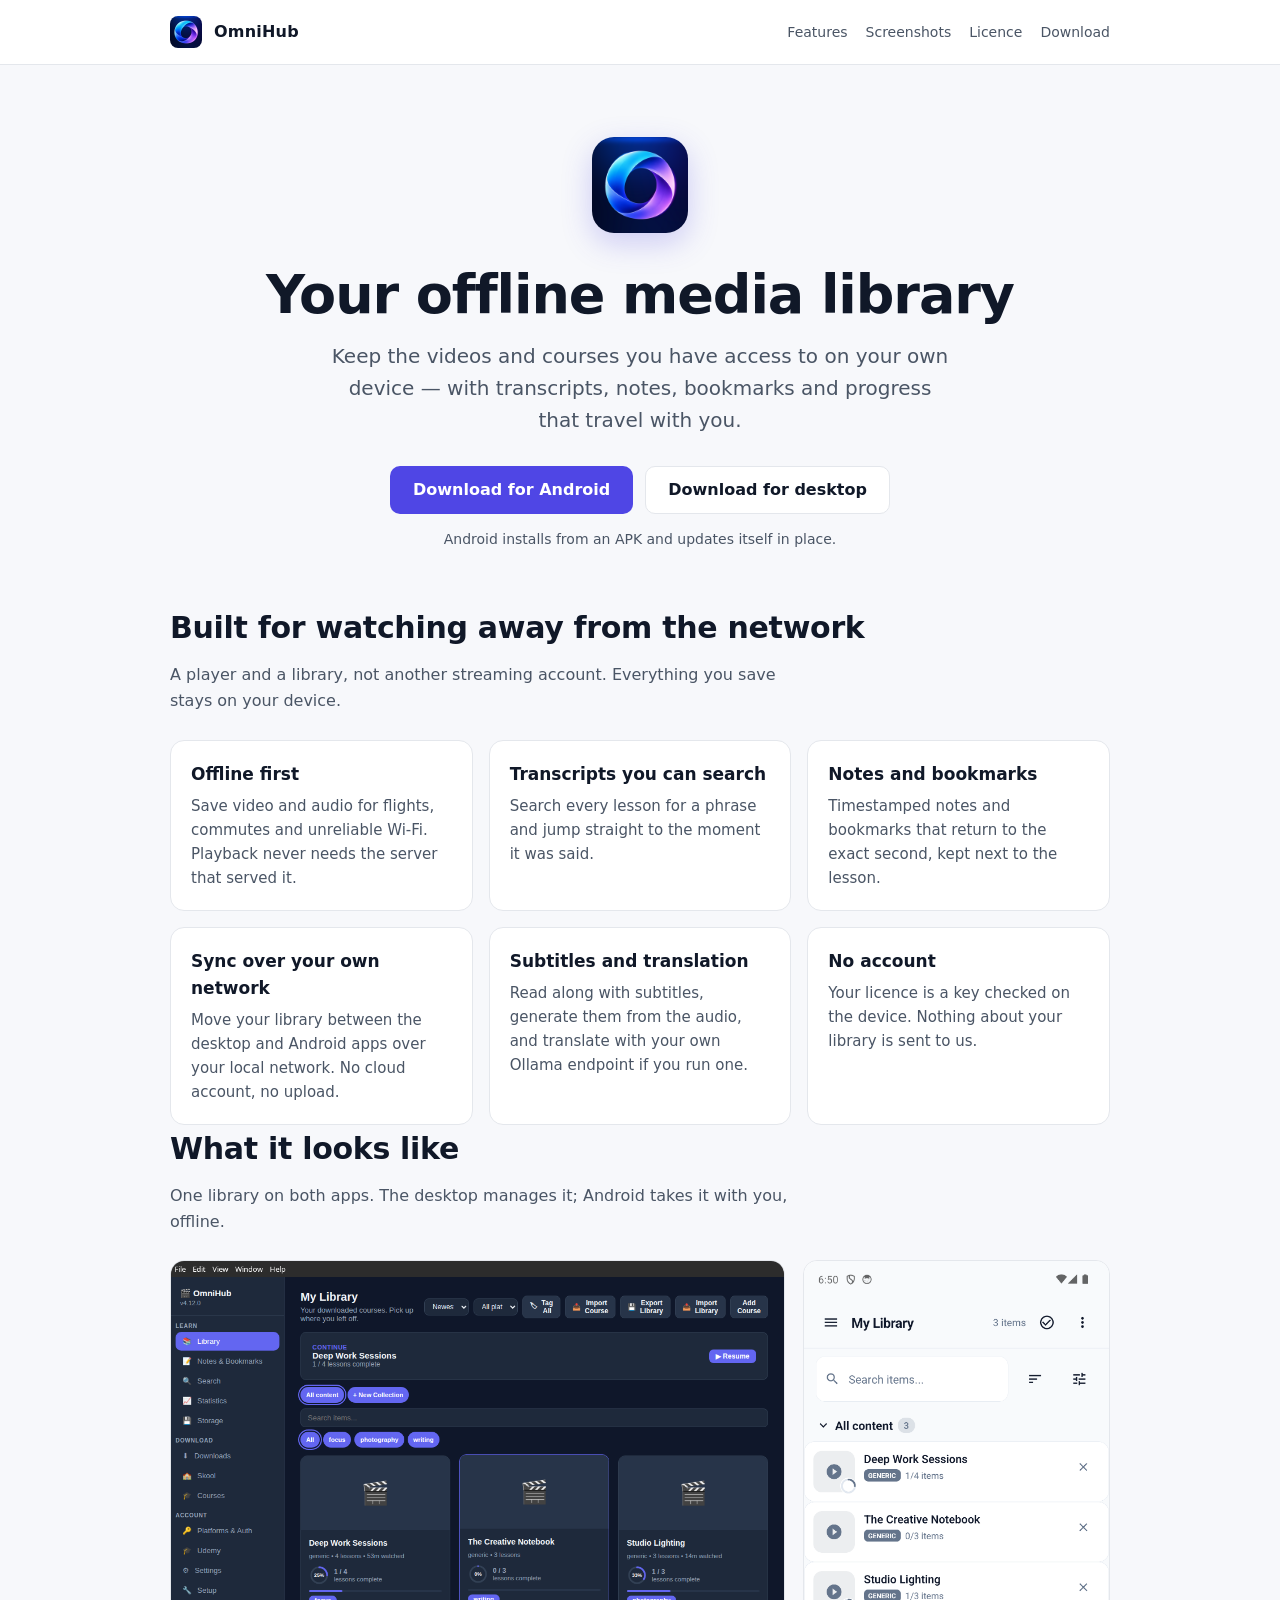
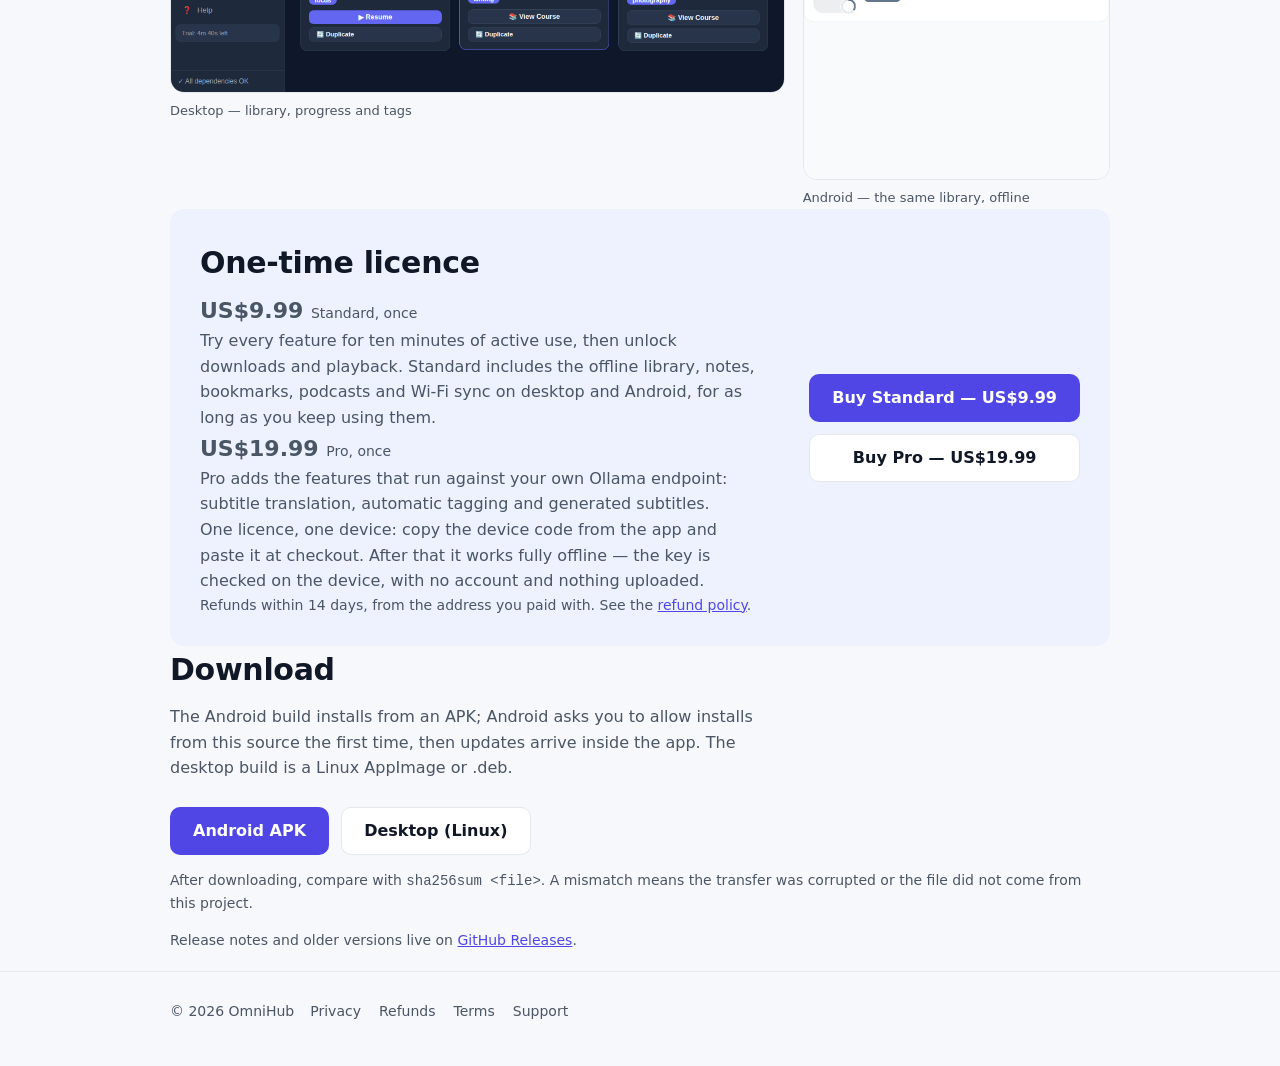
<file: docs/index.html>
<!doctype html>
<html lang="en">
  <head>
    <meta charset="utf-8" />
    <meta name="viewport" content="width=device-width, initial-scale=1" />
    <title>OmniHub — your offline media library</title>
    <meta
      name="description"
      content="Keep the videos and courses you have access to on your own device, with transcripts, notes, bookmarks and progress that travel with you."
    />
    <meta property="og:type" content="website" />
    <meta property="og:title" content="OmniHub — your offline media library" />
    <meta
      property="og:description"
      content="Keep the videos and courses you have access to on your own device, with transcripts, notes, bookmarks and progress that travel with you."
    />
    <meta property="og:url" content="https://omnihub.siamcreations.app/" />
    <meta
      property="og:image"
      content="https://omnihub.siamcreations.app/og.png"
    />
    <meta name="twitter:card" content="summary_large_image" />
    <link rel="icon" href="icon.png" />
    <link rel="stylesheet" href="styles.css" />
  </head>
  <body>
    <header class="site">
      <div class="wrap">
        <img src="icon.png" alt="" />
        <span class="name">OmniHub</span>
        <nav aria-label="Main">
          <a href="#features">Features</a>
          <a href="#screens">Screenshots</a>
          <a href="#licence">Licence</a>
          <a href="#download">Download</a>
        </nav>
      </div>
    </header>

    <main>
      <section class="hero wrap">
        <img class="logo" src="icon.png" alt="OmniHub icon" />
        <h1>Your offline media library</h1>
        <p class="lede">
          Keep the videos and courses you have access to on your own device —
          with transcripts, notes, bookmarks and progress that travel with you.
        </p>
        <div class="actions">
          <a
            class="button primary"
            id="android-download"
            href="https://github.com/pnoch/omnihub-releases/releases/tag/android-latest"
            >Download for Android</a
          >
          <a
            class="button secondary"
            href="https://github.com/pnoch/omnihub-releases/releases/latest"
            >Download for desktop</a
          >
        </div>
        <p class="muted" id="android-version">
          Android installs from an APK and updates itself in place.
        </p>
      </section>

      <section class="wrap" id="features">
        <h2>Built for watching away from the network</h2>
        <p class="section-lede">
          A player and a library, not another streaming account. Everything you
          save stays on your device.
        </p>
        <div class="grid">
          <article class="card">
            <h3>Offline first</h3>
            <p>
              Save video and audio for flights, commutes and unreliable Wi-Fi.
              Playback never needs the server that served it.
            </p>
          </article>
          <article class="card">
            <h3>Transcripts you can search</h3>
            <p>
              Search every lesson for a phrase and jump straight to the moment
              it was said.
            </p>
          </article>
          <article class="card">
            <h3>Notes and bookmarks</h3>
            <p>
              Timestamped notes and bookmarks that return to the exact second,
              kept next to the lesson.
            </p>
          </article>
          <article class="card">
            <h3>Sync over your own network</h3>
            <p>
              Move your library between the desktop and Android apps over your
              local network. No cloud account, no upload.
            </p>
          </article>
          <article class="card">
            <h3>Subtitles and translation</h3>
            <p>
              Read along with subtitles, generate them from the audio, and
              translate with your own Ollama endpoint if you run one.
            </p>
          </article>
          <article class="card">
            <h3>No account</h3>
            <p>
              Your licence is a key checked on the device. Nothing about your
              library is sent to us.
            </p>
          </article>
        </div>
      </section>

      <section class="wrap" id="screens">
        <h2>What it looks like</h2>
        <p class="section-lede">
          One library on both apps. The desktop manages it; Android takes it
          with you, offline.
        </p>
        <div class="shots">
          <figure class="wide">
            <img
              src="screenshots/desktop.png"
              alt="OmniHub desktop library showing courses, progress rings and tags"
              loading="lazy"
            />
            <figcaption>Desktop — library, progress and tags</figcaption>
          </figure>
          <figure class="phone">
            <img
              src="screenshots/android-library.png"
              alt="OmniHub on Android showing the same courses with progress"
              loading="lazy"
            />
            <figcaption>Android — the same library, offline</figcaption>
          </figure>
        </div>
      </section>

      <section class="wrap" id="licence">
        <div class="licence">
          <div>
            <h2>One-time licence</h2>
            <p class="price">
              US$9.99 <span class="muted">Standard, once</span>
            </p>
            <p>
              Try every feature for ten minutes of active use, then unlock
              downloads and playback. Standard includes the offline library,
              notes, bookmarks, podcasts and Wi-Fi sync on desktop and Android,
              for as long as you keep using them.
            </p>
            <p class="price">US$19.99 <span class="muted">Pro, once</span></p>
            <p>
              Pro adds the features that run against your own Ollama endpoint:
              subtitle translation, automatic tagging and generated subtitles.
            </p>
            <p>
              One licence, one device: copy the device code from the app and
              paste it at checkout. After that it works fully offline — the key
              is checked on the device, with no account and nothing uploaded.
            </p>
            <p class="muted">
              Refunds within 14 days, from the address you paid with. See the
              <a href="https://siamcreations.app/refunds/">refund policy</a>.
            </p>
          </div>
          <div class="actions">
            <a class="button primary" id="buy-standard" href="#" hidden
              >Buy Standard — US$9.99</a
            >
            <a class="button secondary" id="buy-pro" href="#" hidden
              >Buy Pro — US$19.99</a
            >
            <span class="muted" id="buy-soon">Checkout is opening soon.</span>
          </div>
        </div>
      </section>

      <section class="wrap" id="download">
        <h2>Download</h2>
        <p class="section-lede">
          The Android build installs from an APK; Android asks you to allow
          installs from this source the first time, then updates arrive inside
          the app. The desktop build is a Linux AppImage or .deb.
        </p>
        <div class="actions" style="justify-content: flex-start">
          <a
            class="button primary"
            id="android-download-2"
            href="https://github.com/pnoch/omnihub-releases/releases/tag/android-latest"
            >Android APK</a
          >
          <a
            class="button secondary"
            href="https://github.com/pnoch/omnihub-releases/releases/latest"
            >Desktop (Linux)</a
          >
        </div>
        <p class="hash-line" id="android-hash" hidden>
          Android APK SHA-256
          <code id="android-hash-value"></code>
        </p>
        <p class="hash-line" id="android-signed" hidden>
          <strong id="android-signed-text"></strong>
        </p>
        <p class="hash-line" id="desktop-hash" hidden>
          Desktop AppImage SHA-256
          <code id="desktop-hash-value"></code>
        </p>
        <p class="muted">
          After downloading, compare with
          <code>sha256sum &lt;file&gt;</code>. A mismatch means the transfer was
          corrupted or the file did not come from this project.
        </p>
        <p class="muted">
          Release notes and older versions live on
          <a href="https://github.com/pnoch/omnihub-releases/releases"
            >GitHub Releases</a
          >.
        </p>
      </section>
    </main>

    <footer class="site">
      <div class="wrap">
        <span>© <span id="year">2026</span> OmniHub</span>
        <nav aria-label="Legal">
          <a href="https://siamcreations.app/privacy/">Privacy</a>
          <a href="https://siamcreations.app/refunds/">Refunds</a>
          <a href="https://siamcreations.app/terms/">Terms</a>
          <a href="mailto:support@siamcreations.app">Support</a>
        </nav>
      </div>
    </footer>

    <script src="https://cdn.paddle.com/paddle/v2/paddle.js"></script>
    <script>
      // Paddle live. The client token is a *client-side* token: public by
      // design, and it belongs in the page. The API key never appears here.
      const PADDLE_CLIENT_TOKEN = "live_b196e2ba710b930d6958e7e965c";
      const PADDLE_PRICE_STANDARD = "pri_01m7knq6x95m3g07vkq6m7jgtp";
      const PADDLE_PRICE_PRO = "pri_01m7knq8g3nz5x0tp04qxcgd8t";

      // Paddle loads a live checkout only on an approved domain, and
      // `omnihub.siamcreations.app` is still in review, so the buttons stay
      // hidden: a buy button that opens a checkout which cannot load is worse
      // than "opening soon". Flip to true once the domain is approved.
      const CHECKOUT_READY = true;

      // The release-asset manifest has no CORS headers, so the page asks the
      // GitHub API (which does) for the asset instead of fetching the JSON.
      const ANDROID_RELEASE =
        "https://api.github.com/repos/pnoch/omnihub-releases/releases/tags/android-latest";
      const DESKTOP_RELEASE =
        "https://api.github.com/repos/pnoch/omnihub-releases/releases/latest";

      document.getElementById("year").textContent = String(
        new Date().getFullYear(),
      );

      // A hosted checkout link arrives as ?_ptxn=txn_… and names one exact
      // transaction, so it opens even where the plan buttons stay hidden.
      // Without this the default payment link from the Paddle dashboard led
      // to a page that never initialised Paddle.
      const transactionId = new URLSearchParams(location.search).get("_ptxn");

      let paddle = null;
      if (
        (CHECKOUT_READY || transactionId) &&
        PADDLE_CLIENT_TOKEN &&
        window.Paddle
      ) {
        try {
          window.Paddle.Initialize({ token: PADDLE_CLIENT_TOKEN });
          paddle = window.Paddle;
        } catch (error) {
          console.error("[Paddle] initialization failed", error);
        }
      }

      // Checkout has to carry the buyer's device code, and only /buy collects
      // it. Opening a Paddle overlay here would take money for a sale that
      // fulfilment must refuse, so the buttons hand over to that page.
      function wireCheckout(id) {
        const button = document.getElementById(id);
        if (!button) return false;
        button.hidden = false;
        button.addEventListener("click", (event) => {
          event.preventDefault();
          location.href = "https://omnihub.siamcreations.app/buy";
        });
        return true;
      }

      const standardCheckout = wireCheckout("buy-standard");
      const proCheckout = wireCheckout("buy-pro");
      if (standardCheckout || proCheckout) {
        document.getElementById("buy-soon").hidden = true;
      }

      // A transaction created from the default payment link carries no device
      // code, so paying it could never produce a key. Send the buyer to the
      // page that collects one instead of opening a dead-end checkout.
      if (transactionId) {
        const notice = document.createElement("p");
        notice.className = "muted";
        notice.textContent =
          "This payment link is missing your device code. Choose a plan here and we will ask for it before checkout.";
        document.getElementById("buy-soon").replaceWith(notice);
      }

      /**
       * GitHub reports `sha256:` per asset. Showing it lets a buyer confirm the
       * bytes they received are the ones this page advertises — a corrupted
       * download or a swapped mirror is then visible instead of trusted.
       */
      /**
       * GitHub's digest proves GitHub agrees with itself. This one is signed
       * with the Siamcreations release key, so it can be checked against a key
       * this project publishes rather than the host that served the file.
       *
       * The signature travels in the release body because release assets carry
       * no CORS header and the page cannot read the manifest.
       */
      const RELEASE_KEY =
        "daQHPiODzoye-IjRqLDLJf-PiYyL1CZgyryc98KGAKQ";

      function signedBlock(body) {
        const match =
          /<!-- omnihub-release-signature -->([\s\S]*?)<!-- \/omnihub-release-signature -->/.exec(
            body || "",
          );
        if (!match) return null;
        const field = (name) =>
          new RegExp(`^${name}:\\s*(\\S+)$`, "m").exec(match[1])?.[1] ?? null;
        const file = field("APK");
        const sha = field("SHA-256");
        const sig = field("Ed25519");
        return file && sha && sig ? { file, sha, sig } : null;
      }

      async function showSignature(apk) {
        const block = signedBlock(apk.releaseBody);
        if (!block || block.file !== apk.name) return;
        const line = document.getElementById("android-signed");
        const text = document.getElementById("android-signed-text");
        const decode = (value) =>
          Uint8Array.from(atob(value.replace(/-/g, "+").replace(/_/g, "/")), (c) =>
            c.charCodeAt(0),
          );
        let key;
        try {
          key = await crypto.subtle.importKey(
            "raw",
            decode(RELEASE_KEY),
            { name: "Ed25519" },
            false,
            ["verify"],
          );
        } catch {
          // No Ed25519 in this browser. Say so rather than implying a check ran.
          text.textContent =
            "This browser cannot verify the release signature; compare the SHA-256 above.";
          line.hidden = false;
          return;
        }
        let verified = false;
        try {
          verified = await crypto.subtle.verify(
            { name: "Ed25519" },
            key,
            decode(block.sig),
            new TextEncoder().encode(`omnihub-apk|${block.file}|${block.sha}`),
          );
        } catch {
          verified = false;
        }
        // A valid signature over different bytes is an attack, not a limitation.
        text.textContent = verified
          ? "Signature verified against the Siamcreations release key."
          : "Signed, but the signature does not match this download. Do not install it.";
        line.hidden = false;
      }

      function showDigest(digest, lineId, valueId) {
        const match = /^sha256:([0-9a-f]{64})$/i.exec(digest || "");
        if (!match) return;
        document.getElementById(valueId).textContent = match[1];
        document.getElementById(lineId).hidden = false;
      }

      fetch(DESKTOP_RELEASE, {
        headers: { Accept: "application/vnd.github+json" },
      })
        .then((response) => (response.ok ? response.json() : null))
        .then((release) => {
          const appimage = release?.assets?.find((asset) =>
            asset.name.endsWith(".AppImage"),
          );
          if (appimage) {
            showDigest(appimage.digest, "desktop-hash", "desktop-hash-value");
          }
        })
        .catch(() => {});

      fetch(ANDROID_RELEASE, {
        headers: { Accept: "application/vnd.github+json" },
      })
        .then((response) => (response.ok ? response.json() : null))
        .then((release) => {
          const apk = release?.assets?.find((asset) =>
            asset.name.endsWith(".apk"),
          );
          if (!apk || !apk.browser_download_url) return;
          for (const id of ["android-download", "android-download-2"]) {
            document.getElementById(id).href = apk.browser_download_url;
          }
          const version = /OmniHub-(\d+\.\d+\.\d+)/.exec(apk.name);
          const size = apk.size
            ? ` · ${Math.round(apk.size / 1048576)} MB`
            : "";
          document.getElementById("android-version").textContent =
            `${version ? `Version ${version[1]}` : "Latest build"}${size}. ` +
            "Android installs from an APK and updates itself in place.";
          showDigest(apk.digest, "android-hash", "android-hash-value");
          showSignature({ ...apk, releaseBody: release.body });
        })
        .catch(() => {
          // The release-page links still work without the API.
        });
    </script>
  </body>
</html>
</file>
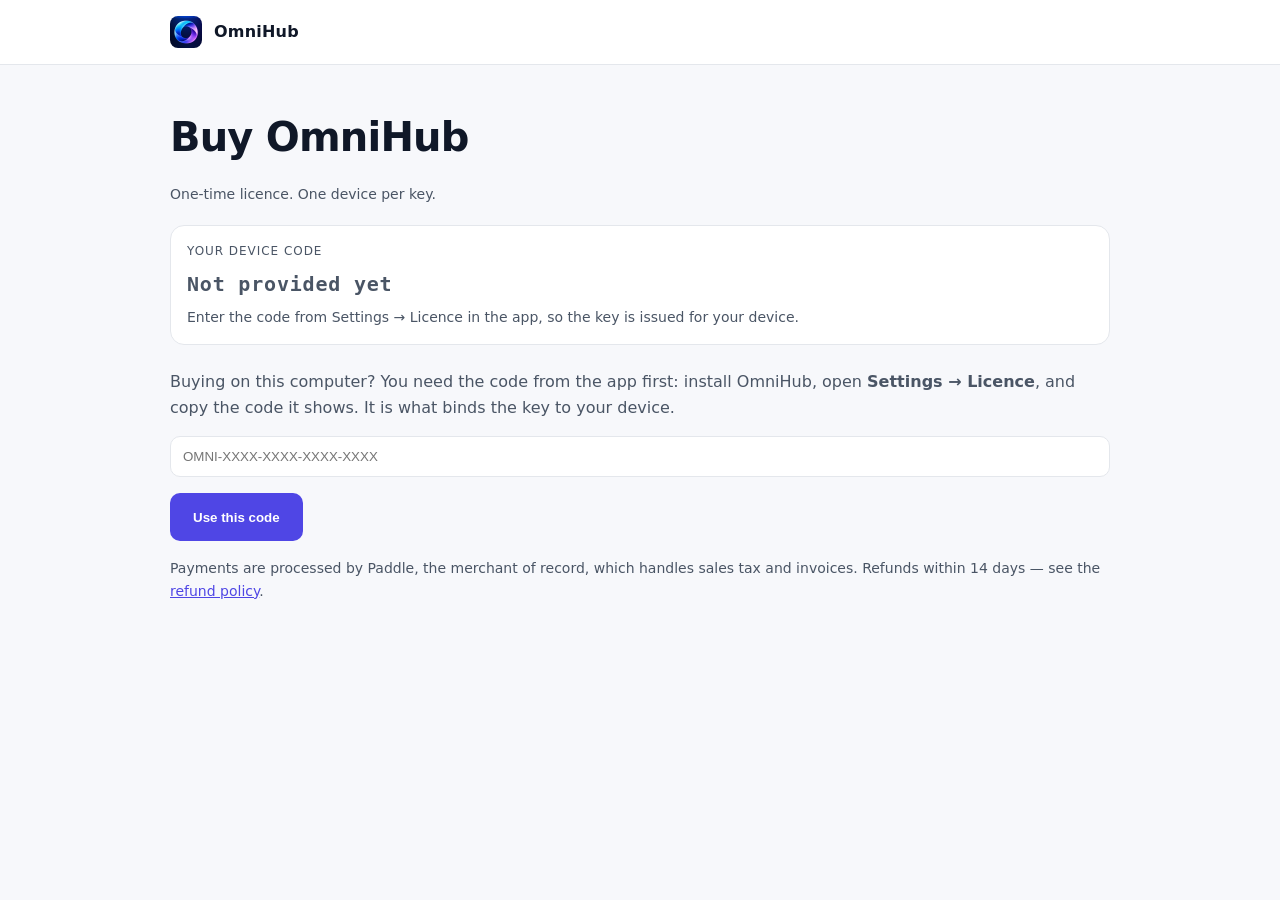
<file: docs/buy/index.html>
<!doctype html>
<html lang="en">
  <head>
    <meta charset="utf-8" />
    <meta name="viewport" content="width=device-width, initial-scale=1" />
    <title>Buy OmniHub — one licence, one device</title>
    <meta name="robots" content="noindex" />
    <link rel="icon" href="../icon.png" />
    <link rel="stylesheet" href="../styles.css" />
  </head>
  <body>
    <header class="site">
      <div class="wrap">
        <img src="../icon.png" alt="" />
        <span class="name"><a href="../">OmniHub</a></span>
      </div>
    </header>

    <main class="legal wrap">
      <h1>Buy OmniHub</h1>
      <p class="updated">One-time licence. One device per key.</p>

      <div class="device-card">
        <p class="device-label">Your device code</p>
        <p class="device-code" id="device-code">—</p>
        <p class="muted" id="device-hint" style="margin: 6px 0 0">
          This came from the app. The key is issued for this device, so it
          cannot be used anywhere else.
        </p>
      </div>

      <div id="collect" hidden>
        <p>
          Buying on this computer? You need the code from the app first: install
          OmniHub, open <strong>Settings → Licence</strong>, and copy the code
          it shows. It is what binds the key to your device.
        </p>
        <input
          id="code-input"
          type="text"
          autocomplete="off"
          placeholder="OMNI-XXXX-XXXX-XXXX-XXXX"
          style="
            width: 100%;
            padding: 12px;
            border-radius: 10px;
            border: 1px solid #e4e7ec;
          "
        />
        <p>
          <button class="button primary" id="use-code" type="button">
            Use this code
          </button>
        </p>
      </div>

      <div id="plans">
        <button class="plan-button" data-plan="standard" type="button">
          <span class="plan-name">Standard</span>
          <span class="plan-price">US$9.99</span>
          <span class="plan-note">One-time · one device</span>
        </button>
        <button class="plan-button" data-plan="pro" type="button">
          <span class="plan-name">Pro</span>
          <span class="plan-price">US$19.99</span>
          <span class="plan-note"
            >Standard, plus translation and auto-tagging</span
          >
        </button>
        <p class="muted">
          Your key is emailed to the address you use at checkout, usually within
          a minute of payment. If it has not arrived after a few minutes, check
          your spam folder, then reply to the Paddle receipt and we will sort it
          out.
        </p>
      </div>

      <p class="muted" id="status"></p>

      <p class="muted">
        Payments are processed by Paddle, the merchant of record, which handles
        sales tax and invoices. Refunds within 14 days — see the
        <a href="https://siamcreations.app/refunds/">refund policy</a>.
      </p>
    </main>

    <script src="https://cdn.paddle.com/paddle/v2/paddle.js"></script>
    <script>
      // Client tokens are public by design; the API key never appears here.
      // Sandbox exists so a rehearsal can run with Paddle's test cards: no
      // money moves, and the prices are separate sandbox objects.
      const ENVIRONMENTS = {
        live: {
          clientToken: "live_b196e2ba710b930d6958e7e965c",
          prices: {
            standard: "pri_01m7knq6x95m3g07vkq6m7jgtp",
            pro: "pri_01m7knq8g3nz5x0tp04qxcgd8t",
          },
        },
        sandbox: {
          clientToken: "test_a5a7034cc3ddff4cb977dd7ec63",
          prices: {
            standard: "pri_01m7jmgnk3rga2db8vye733nhx",
            pro: "pri_01m7jmgnwreqdqwpfjaw1e2107",
          },
        },
      };

      const params = new URLSearchParams(location.search);
      // Opt-in only: a buyer cannot reach sandbox by accident, and a test
      // checkout cannot be mistaken for a real purchase.
      const environment = params.get("env") === "sandbox" ? "sandbox" : "live";
      const PADDLE_CLIENT_TOKEN = ENVIRONMENTS[environment].clientToken;
      const PRICES = ENVIRONMENTS[environment].prices;

      if (environment === "sandbox") {
        const banner = document.createElement("p");
        banner.style.cssText =
          "background:#fef3c7;color:#78350f;padding:10px 12px;border-radius:10px;font-weight:600";
        banner.textContent =
          "Test mode: sandbox checkout. No money is taken. Card 5555 5555 5555 4444 (12/30, CVC 123) completes straight away; 4000 0000 0000 3220 works but asks for a 3-D Secure step.";
        document.querySelector("main").prepend(banner);
      }
      const code = (params.get("code") ?? "").trim().toUpperCase();
      const deviceCode = document.getElementById("device-code");
      const status = document.getElementById("status");
      const plans = document.getElementById("plans");

      // Crockford base32, same alphabet and checksum as the app. Checking the
      // checksum here matters: shape alone accepts a typo, and a typo would take
      // the money for a sale no key can be issued for.
      const ALPHABET = "0123456789ABCDEFGHJKMNPQRSTVWXYZ";

      function checksumOk(text) {
        let bits = 0;
        let value = 0;
        const bytes = [];
        for (const char of text.slice(0, 15)) {
          const index = ALPHABET.indexOf(char);
          if (index === -1) return false;
          value = (value << 5) | index;
          bits += 5;
          if (bits >= 8) {
            bits -= 8;
            bytes.push((value >>> bits) & 0xff);
            value &= (1 << bits) - 1;
          }
        }
        if (bytes.length !== 9) return false;
        // Same 5-bit CRC over all nine bytes as the app and the service. This
        // used to mix only the first three bytes, so a typo past the fifth
        // character was accepted — and this page takes the money before the
        // code is ever checked again.
        let crc = 0x1f;
        for (const byte of bytes) {
          for (let bit = 7; bit >= 0; bit -= 1) {
            const top = (crc >> 4) & 1;
            crc = (crc << 1) & 0x1f;
            if (top ^ ((byte >> bit) & 1)) crc ^= 0x05;
          }
        }
        // Older distributed apps still print the legacy checksum.
        const legacy = (bytes[0] ^ bytes[1] ^ bytes[2]) & 31;
        return text[15] === ALPHABET[crc & 31] || text[15] === ALPHABET[legacy];
      }

      function looksValid(code) {
        const shape =
          /^OMNI-[0-9A-HJKMNP-TV-Z]{4}(-[0-9A-HJKMNP-TV-Z]{4}){3}$/.test(code);
        if (!shape) return false;
        return checksumOk(code.replace(/^OMNI-/, "").replace(/-/g, ""));
      }

      if (!code) {
        deviceCode.textContent = "Not provided yet";
        document.getElementById("device-hint").textContent =
          "Enter the code from Settings → Licence in the app, so the key is issued for your device.";
        document.getElementById("collect").hidden = false;
        plans.hidden = true;
        document.getElementById("use-code").addEventListener("click", () => {
          const entered = document.getElementById("code-input").value.trim();
          location.search = `?code=${encodeURIComponent(entered)}`;
        });
      } else {
        deviceCode.textContent = code;
        deviceCode.title = code;
        if (!looksValid(code)) {
          status.textContent =
            "That code does not check out. Copy it again from the app's licence screen — a mistyped code cannot be turned into a key.";
          plans.hidden = true;
        }
      }

      let paddle = null;
      let overlayLoaded = false;
      let openingTimer = null;
      if (looksValid(code) && window.Paddle) {
        try {
          // A test_ token is only accepted once Paddle.js is told which
          // environment it belongs to; without this the overlay renders
          // "Something went wrong" rather than a payment form.
          if (environment === "sandbox") {
            window.Paddle.Environment.set("sandbox");
          }
          window.Paddle.Initialize({
            token: PADDLE_CLIENT_TOKEN,
            // Without this the overlay can fail to appear and the page just
            // sits on "Opening checkout…" forever. Paddle reports why.
            eventCallback: (event) => {
              if (event?.name === "checkout.error") {
                const detail = event.data?.detail || event.data?.message || "";
                status.textContent = detail
                  ? `Checkout could not open: ${detail}. Try another browser.`
                  : "Checkout could not open. Try another browser, or contact support.";
              }
              if (event?.name === "checkout.loaded") {
                overlayLoaded = true;
                clearTimeout(openingTimer);
                status.textContent = "";
              }
            },
          });
          paddle = window.Paddle;
        } catch (error) {
          console.error("[Paddle] initialization failed", error);
        }
      }

      for (const button of document.querySelectorAll("[data-plan]")) {
        button.addEventListener("click", () => {
          if (!paddle) {
            status.textContent = "Checkout is unavailable right now.";
            return;
          }
          const plan = button.getAttribute("data-plan");
          // Re-check here, not only above: taking money for a device code that
          // cannot be turned into a key is the one failure with no recourse.
          if (!looksValid(code)) {
            status.textContent =
              "That code does not check out. Copy it again from the app's licence screen.";
            return;
          }
          status.textContent = "Opening checkout…";
          // Paddle can refuse silently: no error event, no overlay, and the
          // page waits forever. If the overlay has not loaded in fifteen
          // seconds, say so and give the buyer something to do.
          clearTimeout(openingTimer);
          openingTimer = setTimeout(() => {
            if (overlayLoaded) return;
            status.textContent =
              "Checkout did not open. Please try again, or disable any content blocker and reload. " +
              "If it still does not open, email support@siamcreations.app and we will take the payment directly.";
          }, 15000);
          paddle.Checkout.open({
            items: [{ priceId: PRICES[plan], quantity: 1 }],
            // Travels to the webhook, which mints the key for this device.
            customData: { device_code: code },
            settings: {
              variant: "one-page",
              // An https success URL, unlike the custom scheme that Paddle
              // rejected. Without it the buyer is sent to the account's default
              // payment link — now the company site, since other apps sell
              // there too — which is not a thank-you for this purchase.
              successUrl: "https://omnihub.siamcreations.app/purchased",
            },
          });
        });
      }
    </script>
  </body>
</html>
</file>
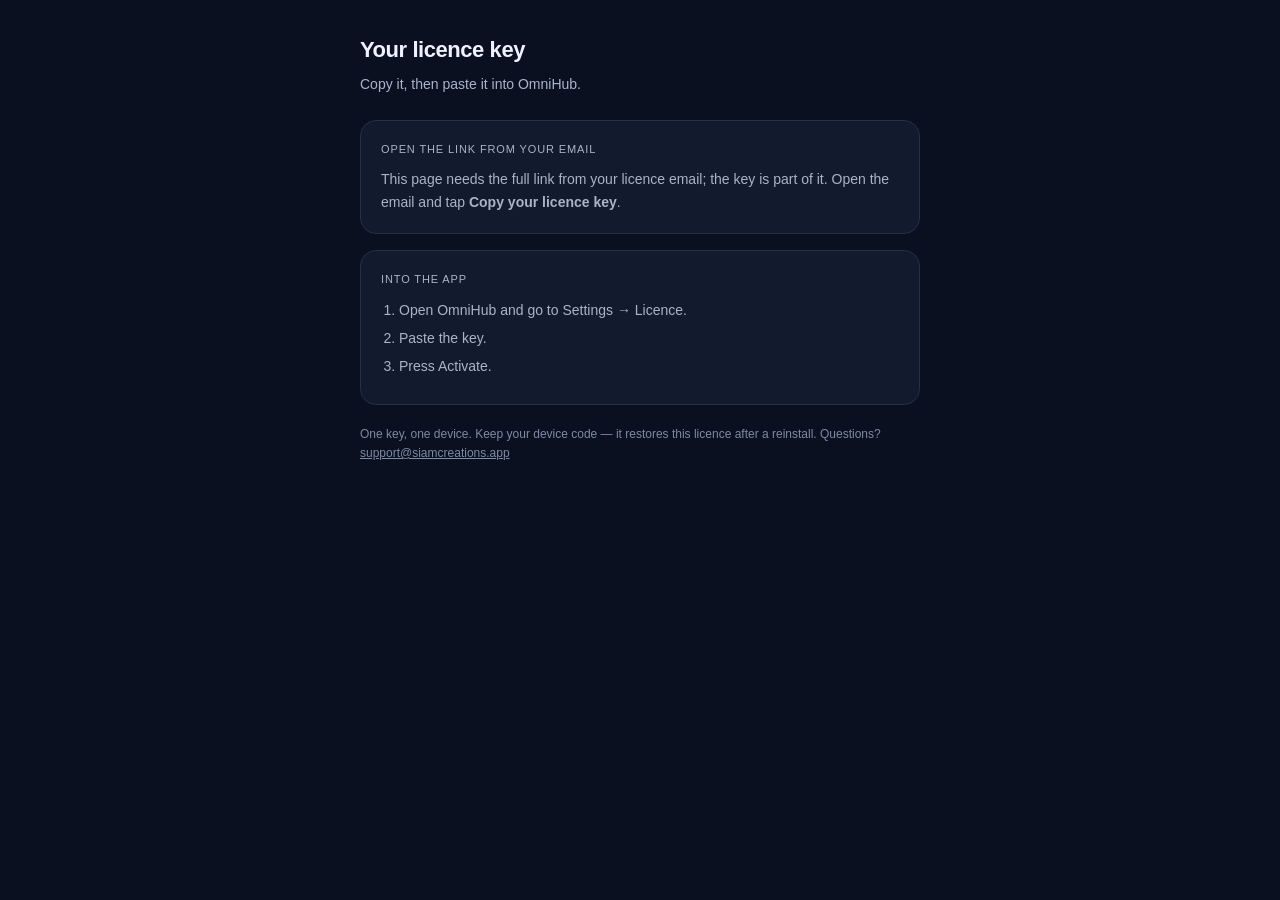
<file: docs/key/index.html>
<!doctype html>
<html lang="en">
  <head>
    <meta charset="utf-8" />
    <meta name="viewport" content="width=device-width, initial-scale=1" />
    <title>Your OmniHub licence key</title>
    <meta name="robots" content="noindex" />
    <link rel="icon" href="../icon.png" />
    <style>
      :root {
        color-scheme: dark;
        --bg: #0b1020;
        --surface: #121a2e;
        --border: #223048;
        --text: #eef2ff;
        --muted: #a9b4c9;
        --primary: #4f46e5;
        --primary-text: #ffffff;
        --accent: #818cf8;
        --ok: #16a34a;
      }
      * {
        box-sizing: border-box;
      }
      body {
        margin: 0;
        min-height: 100vh;
        background: var(--bg);
        color: var(--text);
        font:
          15px/1.6 -apple-system,
          BlinkMacSystemFont,
          "Segoe UI",
          Roboto,
          sans-serif;
        display: flex;
        justify-content: center;
        padding: 32px 16px;
      }
      main {
        width: 100%;
        max-width: 560px;
      }
      h1 {
        font-size: 22px;
        margin: 0 0 6px;
        letter-spacing: -0.02em;
      }
      .sub {
        color: var(--muted);
        margin: 0 0 24px;
        font-size: 14px;
      }
      .card {
        background: var(--surface);
        border: 1px solid var(--border);
        border-radius: 16px;
        padding: 20px;
        margin-bottom: 16px;
      }
      .label {
        color: var(--muted);
        font-size: 11px;
        letter-spacing: 0.08em;
        text-transform: uppercase;
        margin: 0 0 10px;
      }
      #key {
        margin: 0;
        font:
          13px/1.55 "Courier New",
          Courier,
          monospace;
        word-break: break-all;
        color: var(--text);
        user-select: all;
      }
      .row {
        display: flex;
        flex-wrap: wrap;
        gap: 10px;
        margin-top: 18px;
      }
      button,
      a.btn {
        flex: 1 1 auto;
        min-height: 48px;
        display: inline-flex;
        align-items: center;
        justify-content: center;
        gap: 8px;
        border: 0;
        border-radius: 10px;
        font-size: 15px;
        font-weight: 600;
        cursor: pointer;
        text-decoration: none;
        padding: 0 18px;
        font-family: inherit;
      }
      a.primary {
        background: var(--primary);
        color: var(--primary-text);
      }
      #copy {
        background: transparent;
        color: var(--accent);
        border: 1px solid var(--border);
      }
      #copy.done {
        background: var(--ok);
        color: #ffffff;
        border-color: var(--ok);
      }
      .hint {
        color: var(--muted);
        font-size: 13px;
        margin: 14px 0 0;
      }
      .empty {
        display: none;
      }
      .steps {
        color: var(--muted);
        font-size: 14px;
        margin: 0;
        padding-left: 18px;
      }
      .steps li {
        margin-bottom: 6px;
      }
      .foot {
        color: #7c8aa5;
        font-size: 12px;
        margin-top: 20px;
      }
      .foot a {
        color: #7c8aa5;
      }
    </style>
  </head>
  <body>
    <main>
      <h1>Your licence key</h1>
      <p class="sub">Copy it, then paste it into OmniHub.</p>

      <div class="card" id="card" hidden>
        <p class="label">Licence key</p>
        <p id="key"></p>
        <div class="row">
          <a class="btn primary" id="open" href="omnihub://licence"
            >Activate in OmniHub</a
          >
          <button id="copy" type="button">Copy key</button>
        </div>
        <p class="hint" id="status" role="status" aria-live="polite"></p>
      </div>

      <div class="card" id="missing">
        <p class="label">Open the link from your email</p>
        <p class="sub" style="margin: 0">
          This page needs the full link from your licence email; the key is part
          of it. Open the email and tap <strong>Copy your licence key</strong>.
        </p>
      </div>

      <div class="card">
        <p class="label">Into the app</p>
        <ol class="steps">
          <li>Open OmniHub and go to Settings → Licence.</li>
          <li>Paste the key.</li>
          <li>Press Activate.</li>
        </ol>
      </div>

      <p class="foot">
        One key, one device. Keep your device code — it restores this licence
        after a reinstall. Questions?
        <a href="mailto:support@siamcreations.app">support@siamcreations.app</a>
      </p>
    </main>

    <script>
      // The key arrives in the fragment, so it is never sent to this server and
      // never appears in a referrer. `#k=` is stripped off for display.
      const raw = location.hash.startsWith("#k=") ? location.hash.slice(3) : "";
      let key = "";
      try {
        key = decodeURIComponent(raw);
      } catch {
        key = "";
      }

      const card = document.getElementById("card");
      const missing = document.getElementById("missing");
      const keyEl = document.getElementById("key");
      const copy = document.getElementById("copy");
      const status = document.getElementById("status");
      const open = document.getElementById("open");

      if (!key) {
        missing.classList.remove("empty");
      } else {
        card.hidden = false;
        missing.remove();
        keyEl.textContent = key;
        open.href = `omnihub://licence?key=${encodeURIComponent(key)}`;
      }

      async function copyKey() {
        try {
          await navigator.clipboard.writeText(key);
        } catch {
          // Older mobile browsers: select the block so the long-press menu has
          // something to copy.
          const range = document.createRange();
          range.selectNodeContents(keyEl);
          const selection = getSelection();
          selection.removeAllRanges();
          selection.addRange(range);
          document.execCommand && document.execCommand("copy");
        }
        copy.textContent = "Copied";
        copy.classList.add("done");
        status.textContent =
          "Copied. Open OmniHub → Settings → Licence and paste it, or use Activate in OmniHub.";
        setTimeout(() => {
          copy.textContent = "Copy key";
          copy.classList.remove("done");
        }, 2500);
      }

      copy.addEventListener("click", copyKey);
    </script>
  </body>
</html>
</file>
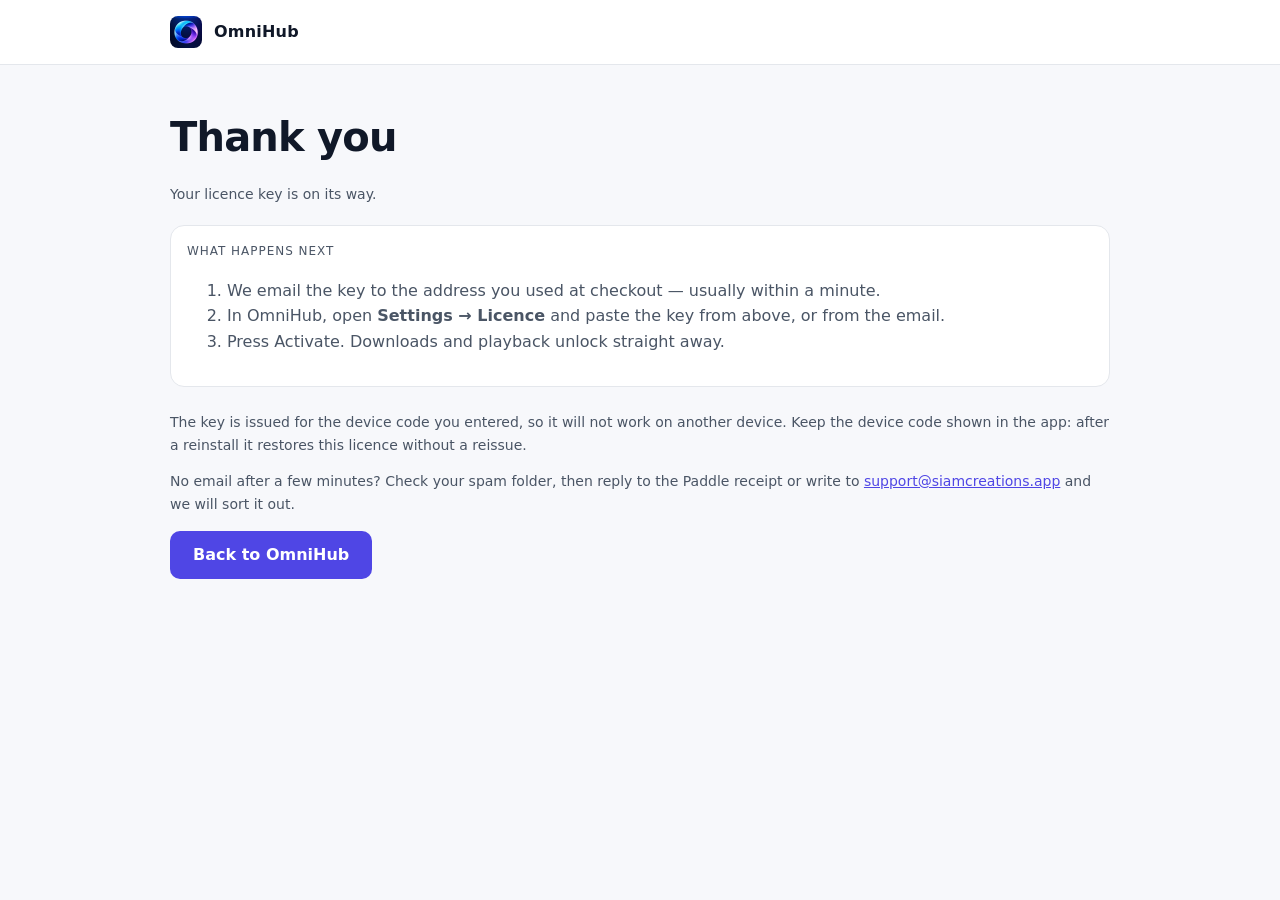
<file: docs/purchased/index.html>
<!doctype html>
<html lang="en">
  <head>
    <meta charset="utf-8" />
    <meta name="viewport" content="width=device-width, initial-scale=1" />
    <title>Thank you — OmniHub</title>
    <meta name="robots" content="noindex" />
    <link rel="icon" href="../icon.png" />
    <link rel="stylesheet" href="../styles.css" />
    <style>
      #key-text {
        /* An inline <code> draws its border per line fragment, which looks
           broken across ten wrapped lines. */
        display: block;
        margin: 0;
        font-family: ui-monospace, SFMono-Regular, Menlo, monospace;
        font-size: 12px;
        line-height: 1.55;
        white-space: pre-wrap;
        word-break: break-all;
        padding: 12px;
        border-radius: 10px;
        border: 1px solid var(--border, #2a3550);
        background: var(--surface, rgba(0, 0, 0, 0.04));
      }
      #key-copy {
        font: inherit;
        font-weight: 650;
        min-height: 44px;
        padding: 0 20px;
        border-radius: 10px;
        cursor: pointer;
        background: var(--surface, #fff);
        color: var(--text, inherit);
        border: 1px solid var(--border, #2a3550);
      }
    </style>
  </head>
  <body>
    <header class="site">
      <div class="wrap">
        <img src="../icon.png" alt="" />
        <span class="name"><a href="../">OmniHub</a></span>
      </div>
    </header>

    <main class="legal wrap">
      <h1>Thank you</h1>
      <p class="updated" id="lead">Your licence key is on its way.</p>

      <div class="device-card" id="key-card" hidden>
        <p class="device-label">Your licence key</p>
        <p class="muted" id="key-meta">Looking it up…</p>
        <p id="key-block" hidden>
          <code id="key-text"></code>
        </p>
        <p id="key-actions" hidden>
          <button id="key-copy" type="button">Copy key</button>
        </p>
        <p class="muted" id="key-device" hidden></p>
      </div>

      <div class="device-card">
        <p class="device-label">What happens next</p>
        <ol class="steps">
          <li>
            We email the key to the address you used at checkout — usually
            within a minute.
          </li>
          <li>
            In OmniHub, open <strong>Settings → Licence</strong> and paste the key
            from above, or from the email.
          </li>
          <li>Press Activate. Downloads and playback unlock straight away.</li>
        </ol>
      </div>

      <p class="muted">
        The key is issued for the device code you entered, so it will not work
        on another device. Keep the device code shown in the app: after a
        reinstall it restores this licence without a reissue.
      </p>

      <p class="muted" id="order-line" hidden></p>

      <p class="muted" id="spam-line">
        No email after a few minutes? Check your spam folder, then reply to the
        Paddle receipt or write to
        <a href="mailto:support@siamcreations.app">support@siamcreations.app</a>
        and we will sort it out.
      </p>

      <p>
        <a class="button primary" href="../">Back to OmniHub</a>
      </p>
    </main>

    <script>
      // Paddle appends ?_ptxn=<transaction> to the success URL. Showing it costs
      // nothing and gives a support thread something exact to quote.
      const txn = new URLSearchParams(location.search).get("_ptxn");
      if (txn) {
        const line = document.getElementById("order-line");
        line.textContent = `Order: ${txn}`;
        line.hidden = false;
      }

      // The key is fetched here, not only emailed. A young domain's first
      // message lands in junk on some providers, spam placement is invisible
      // from the sending side, and the buyer is the one who finds out. This page
      // already knows the order, so it can simply show what was bought.
      const API = "https://fulfilment-production-8dd93b20.up.railway.app";
      const card = document.getElementById("key-card");
      const meta = document.getElementById("key-meta");
      const block = document.getElementById("key-block");
      const area = document.getElementById("key-text");
      const actions = document.getElementById("key-actions");
      const device = document.getElementById("key-device");

      async function look() {
        const response = await fetch(`${API}/order/${encodeURIComponent(txn)}`);
        if (response.status === 200) {
          const order = await response.json();
          area.textContent = order.key;
          document.getElementById("lead").textContent =
            "Your licence key is below — no need to wait for the email.";
          meta.textContent = [order.serial, order.plan ? order.plan.charAt(0).toUpperCase() + order.plan.slice(1) : null]
            .filter(Boolean)
            .join(" · ");
          if (order.deviceCode) {
            device.textContent = `Issued for ${order.deviceCode}. Keep that code: after a reinstall it restores this licence without a reissue.`;
            device.hidden = false;
          }
          block.hidden = false;
          actions.hidden = false;
          document.getElementById("spam-line").hidden = true;
          return true;
        }
        if (response.status === 202) {
          const body = await response.json().catch(() => ({}));
          if (body.reason === "needs_code") {
            meta.textContent =
              "We could not read the device code from your order. Reply to your receipt with the code shown in OmniHub under Settings, then Licence, and we will finish it straight away.";
            return true;
          }
          meta.textContent = "Preparing your key…";
          return false;
        }
        if (response.status === 410) {
          meta.textContent = "This order was refunded, so its licence is no longer valid.";
          return true;
        }
        meta.textContent = `We could not find order ${txn}. Write to support@siamcreations.app and we will sort it out.`;
        return true;
      }

      document.getElementById("key-copy").addEventListener("click", async () => {
        try {
          await navigator.clipboard.writeText(area.textContent);
          document.getElementById("key-copy").textContent = "Copied";
          setTimeout(() => {
            document.getElementById("key-copy").textContent = "Copy key";
          }, 2000);
        } catch {
          // Older browsers: put the key in a selection the reader can copy.
          const range = document.createRange();
          range.selectNodeContents(area);
          const selection = window.getSelection();
          selection.removeAllRanges();
          selection.addRange(range);
        }
      });

      (async () => {
        if (!txn) return;
        card.hidden = false;
        // The webhook and the mint can take a few seconds; poll briefly rather
        // than showing a spinner that never resolves.
        for (let attempt = 0; attempt < 20; attempt += 1) {
          try {
            if (await look()) return;
          } catch {
            meta.textContent = "We could not reach the licence service. Your key will still arrive by email.";
            return;
          }
          await new Promise((resolve) => setTimeout(resolve, 3000));
        }
      })();
    </script>
  </body>
</html>
</file>
<file: docs/styles.css>
:root {
  --bg: #f7f8fb;
  --surface: #ffffff;
  --text: #101828;
  --muted: #4a5565;
  --border: #e4e7ec;
  --primary: #4f46e5;
  --primary-text: #ffffff;
  --accent: #eef2ff;
  --radius: 14px;
  --max: 980px;
}

@media (prefers-color-scheme: dark) {
  :root {
    --bg: #0b1020;
    --surface: #121a2e;
    --text: #eef2ff;
    --muted: #a9b4c9;
    --border: #223048;
    --primary: #818cf8;
    --primary-text: #0b1020;
    --accent: #17203a;
  }
}

* {
  box-sizing: border-box;
}

/* The class rules below set display; without this a hidden element shows. */
[hidden] {
  display: none !important;
}

html {
  -webkit-text-size-adjust: 100%;
}

body {
  margin: 0;
  background: var(--bg);
  color: var(--text);
  font-family:
    system-ui,
    -apple-system,
    "Segoe UI",
    Roboto,
    sans-serif;
  line-height: 1.6;
}

a {
  color: var(--primary);
}

.wrap {
  max-width: var(--max);
  margin: 0 auto;
  padding: 0 20px;
}

header.site {
  border-bottom: 1px solid var(--border);
  background: var(--surface);
}

header.site .wrap {
  display: flex;
  align-items: center;
  gap: 12px;
  min-height: 64px;
}

header.site img {
  width: 32px;
  height: 32px;
  border-radius: 8px;
}

header.site .name {
  font-weight: 700;
  letter-spacing: 0.2px;
}

header.site .name a {
  color: inherit;
  text-decoration: none;
}

header.site nav {
  margin-left: auto;
  display: flex;
  gap: 18px;
  font-size: 14px;
}

header.site nav a {
  color: var(--muted);
  text-decoration: none;
}

header.site nav a:hover {
  color: var(--text);
}

.hero {
  padding: 72px 0 40px;
  text-align: center;
}

.hero img.logo {
  width: 96px;
  height: 96px;
  border-radius: 22px;
  box-shadow: 0 10px 30px rgb(79 70 229 / 25%);
}

.hero h1 {
  font-size: clamp(34px, 6vw, 54px);
  line-height: 1.1;
  margin: 24px 0 16px;
  letter-spacing: -0.02em;
}

.hero p.lede {
  font-size: clamp(16px, 2.4vw, 20px);
  color: var(--muted);
  max-width: 620px;
  margin: 0 auto 30px;
}

.actions {
  display: flex;
  flex-wrap: wrap;
  gap: 12px;
  justify-content: center;
}

.licence .actions {
  flex-direction: column;
  align-items: stretch;
  min-width: 220px;
}

.button {
  display: inline-flex;
  align-items: center;
  justify-content: center;
  min-height: 48px;
  padding: 0 22px;
  border-radius: 10px;
  font-weight: 650;
  text-decoration: none;
  border: 1px solid transparent;
}

.button.primary {
  background: var(--primary);
  color: var(--primary-text);
}

.button.secondary {
  background: var(--surface);
  color: var(--text);
  border-color: var(--border);
}

.button:focus-visible,
a:focus-visible {
  outline: 3px solid var(--primary);
  outline-offset: 3px;
}

.muted {
  color: var(--muted);
  font-size: 14px;
}

/* A 64-character digest has to wrap on a phone without pushing the page wide. */
.hash-line {
  color: var(--muted);
  font-size: 13px;
  margin: 12px 0 0;
}

.hash-line code {
  display: block;
  margin-top: 4px;
  font-family: ui-monospace, SFMono-Regular, Menlo, Consolas, monospace;
  font-size: 12px;
  line-height: 1.5;
  color: var(--text, inherit);
  word-break: break-all;
  user-select: all;
}

.hero .muted {
  margin-top: 14px;
}

section {
  padding: 44px 0;
}

h2 {
  font-size: clamp(22px, 3vw, 30px);
  letter-spacing: -0.01em;
  margin: 0 0 10px;
}

.section-lede {
  color: var(--muted);
  max-width: 620px;
  margin: 0 0 26px;
}

.grid {
  display: grid;
  grid-template-columns: repeat(auto-fit, minmax(250px, 1fr));
  gap: 16px;
}

.card {
  background: var(--surface);
  border: 1px solid var(--border);
  border-radius: var(--radius);
  padding: 20px;
}

.card h3 {
  margin: 0 0 6px;
  font-size: 17px;
}

.card p {
  margin: 0;
  color: var(--muted);
  font-size: 15px;
}

.shots {
  display: grid;
  grid-template-columns: 2fr 1fr;
  gap: 18px;
  align-items: start;
}

.shots figure {
  margin: 0;
}

.shots img {
  display: block;
  width: 100%;
  height: auto;
  border-radius: 14px;
  border: 1px solid var(--border);
  background: var(--surface);
}

.shots figcaption {
  margin-top: 8px;
  font-size: 13px;
  color: var(--muted);
}

.shots .phone img {
  max-height: 520px;
  object-fit: cover;
  object-position: top;
}

@media (max-width: 760px) {
  .shots {
    grid-template-columns: 1fr;
  }

  .shots .phone img {
    max-height: none;
  }
}

.price {
  font-size: 22px;
  font-weight: 700;
  margin: 2px 0 6px;
}

.price .muted {
  font-size: 14px;
  font-weight: 400;
}

.licence {
  background: var(--accent);
  border-radius: var(--radius);
  padding: 30px;
  display: flex;
  flex-wrap: wrap;
  align-items: center;
  gap: 18px;
  justify-content: space-between;
}

.licence h2 {
  margin-bottom: 6px;
}

.licence p {
  margin: 0;
  color: var(--muted);
  max-width: 560px;
}

footer.site {
  border-top: 1px solid var(--border);
  margin-top: 20px;
  padding: 28px 0 44px;
  color: var(--muted);
  font-size: 14px;
}

footer.site .wrap {
  display: flex;
  flex-wrap: wrap;
  gap: 16px;
  align-items: center;
}

footer.site nav {
  display: flex;
  gap: 18px;
  flex-wrap: wrap;
}

footer.site a {
  color: var(--muted);
  text-decoration: none;
}

footer.site a:hover {
  color: var(--text);
}

.legal {
  /* Block padding only: a shorthand here would override `.wrap`'s horizontal
     padding and leave the text flush against both screen edges. */
  padding-block: 40px 60px;
}

.legal h1 {
  font-size: clamp(28px, 4vw, 40px);
  letter-spacing: -0.02em;
  margin: 0 0 8px;
}

.legal h2 {
  font-size: 20px;
  margin: 32px 0 8px;
}

.legal p,
.legal li {
  color: var(--muted);
}

.legal .updated {
  font-size: 14px;
  color: var(--muted);
}

@media (max-width: 640px) {
  header.site nav {
    display: none;
  }

  .hero {
    padding-top: 48px;
  }
}

/* ── Buy page ───────────────────────────────────────────────────────────────
   The device code is the one thing a buyer must get right, so it is a card of
   its own rather than a sentence, and the plans are full-width rows so the
   price is readable on a phone without zooming. */
.device-card {
  margin: 20px 0 24px;
  padding: 16px;
  border: 1px solid var(--border);
  border-radius: var(--radius);
  background: var(--surface);
}

.device-label {
  margin: 0 0 6px;
  font-size: 12px;
  letter-spacing: 0.08em;
  text-transform: uppercase;
  color: var(--muted);
}

.device-code {
  margin: 0;
  font-family: ui-monospace, SFMono-Regular, Menlo, monospace;
  font-size: clamp(15px, 4.6vw, 20px);
  font-weight: 600;
  letter-spacing: 0.04em;
  color: var(--text);
  overflow-wrap: anywhere;
}

#plans {
  display: grid;
  gap: 12px;
  margin: 0 0 24px;
  max-width: 460px;
}

.plan-button {
  display: grid;
  gap: 2px;
  width: 100%;
  min-height: 64px;
  padding: 14px 18px;
  border: 1px solid transparent;
  border-radius: var(--radius);
  background: var(--primary);
  color: var(--primary-text);
  text-align: start;
  font: inherit;
  cursor: pointer;
}

.plan-button:hover {
  filter: brightness(1.06);
}

.plan-button:focus-visible {
  outline: 2px solid var(--primary);
  outline-offset: 2px;
}

.plan-name {
  font-size: 16px;
  font-weight: 700;
}

.plan-price {
  font-size: 15px;
  font-weight: 600;
  opacity: 0.95;
}

.plan-note {
  font-size: 12px;
  opacity: 0.8;
}

/* A placeholder that is a sentence should not look like a code. */
.device-code[title=""] {
  letter-spacing: 0;
}
</file>
